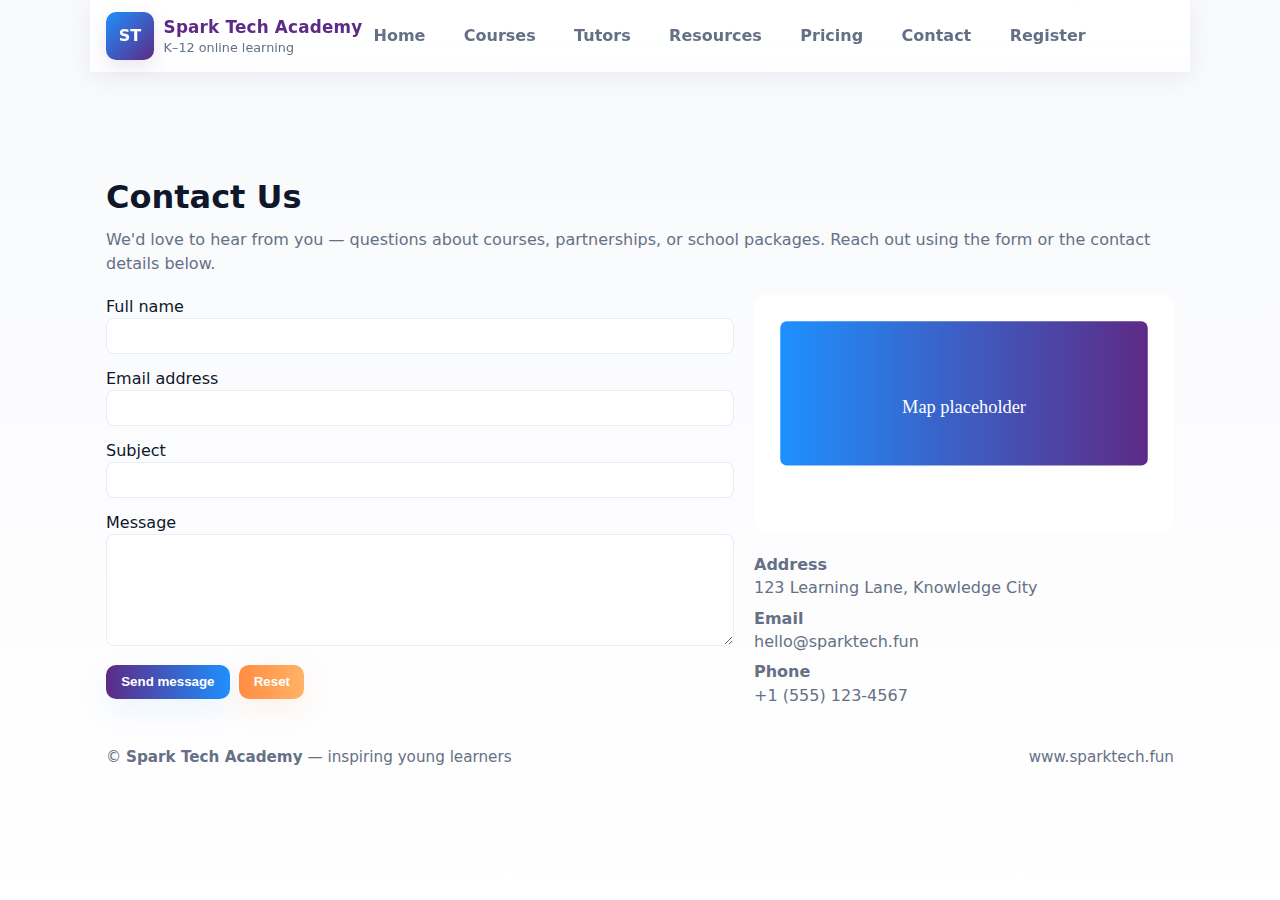
<file: Contact.html>
<!doctype html>
<html lang="en">
<head>
    <meta charset="utf-8">
    <meta name="viewport" content="width=device-width, initial-scale=1">
    <title>Contact — Spark Tech Academy</title>
    <link rel="stylesheet" href="Css Style/style.css">
</head>
<body>
    <header class="container">
        <nav class="navbar">
            <div class="brand">
                <div class="logo-mark">ST</div>
                <div>
                    <h1>Spark Tech Academy</h1>
                    <div style="font-size:.8rem;color:var(--muted)">K–12 online learning</div>
                </div>
            </div>

            <div style="display:flex;align-items:center;gap:1rem">
                <button class="hamburger" aria-label="Open menu" id="hamburger">
                    <span class="line"></span>
                    <span class="line"></span>
                    <span class="line"></span>
                </button>

                <div class="nav-links" id="navLinks">
                    <a href="index.html">Home</a>
                    <a href="Courses.html">Courses</a>
                    <a href="Tutors.html">Tutors</a>
                    <a href="Resources.html">Resources</a>
                    <a href="Pricing.html">Pricing</a>
                    <a href="Contact.html" class="active">Contact</a>
                    <a href="https://paystack.shop/pay/sparktech" " target="_blank" rel=" class="btn-register">Register</a>
                </div>
            </div>
        </nav>
    </header>

    <main class="container">
        <section class="contact-hero" style="padding-top: calc(var(--header-height) + 18px); padding-bottom:2rem;">
            <h2>Contact Us</h2>
            <p class="lead">We'd love to hear from you — questions about courses, partnerships, or school packages. Reach out using the form or the contact details below.</p>

            <div class="contact-grid" style="display:grid;grid-template-columns:1fr 420px;gap:1.25rem;margin-top:1rem;">
                <form id="contactForm" class="contact-form">
                    <label>Full name<input type="text" name="name" required></label>
                    <label>Email address<input type="email" name="email" required></label>
                    <label>Subject<input type="text" name="subject" required></label>
                    <label>Message<textarea name="message" rows="6" required></textarea></label>
                    <div style="display:flex;gap:.6rem"><button type="submit" class="btn-primary">Send message</button><button type="reset" class="btn-register">Reset</button></div>
                </form>

                <aside class="contact-info">
                    <img src="assets/map-placeholder.svg" alt="Map" style="width:100%;border-radius:10px;">
                    <div style="margin-top:1rem">
                        <p><strong>Address</strong><br>123 Learning Lane, Knowledge City</p>
                        <p><strong>Email</strong><br>hello@sparktech.fun</p>
                        <p><strong>Phone</strong><br>+1 (555) 123-4567</p>
                    </div>
                </aside>
            </div>

        </section>
    </main>

    <footer class="container">
        <div style="display:flex;justify-content:space-between;align-items:center;gap:1rem;flex-wrap:wrap">
            <div>&copy; <strong>Spark Tech Academy</strong> — inspiring young learners</div>
            <div style="color:var(--muted)">www.sparktech.fun</div>
        </div>
    </footer>

    <script>
        const hamburger = document.getElementById('hamburger');
        const navLinks = document.getElementById('navLinks');
        if (hamburger) hamburger.addEventListener('click', () => navLinks.classList.toggle('open'));

        // simple client-only contact form handler
        document.getElementById('contactForm').addEventListener('submit', function(e){
            e.preventDefault();
            alert('Message sent. We will get back to you via email.');
            this.reset();
        });
    </script>
</body>
</html>
</file>
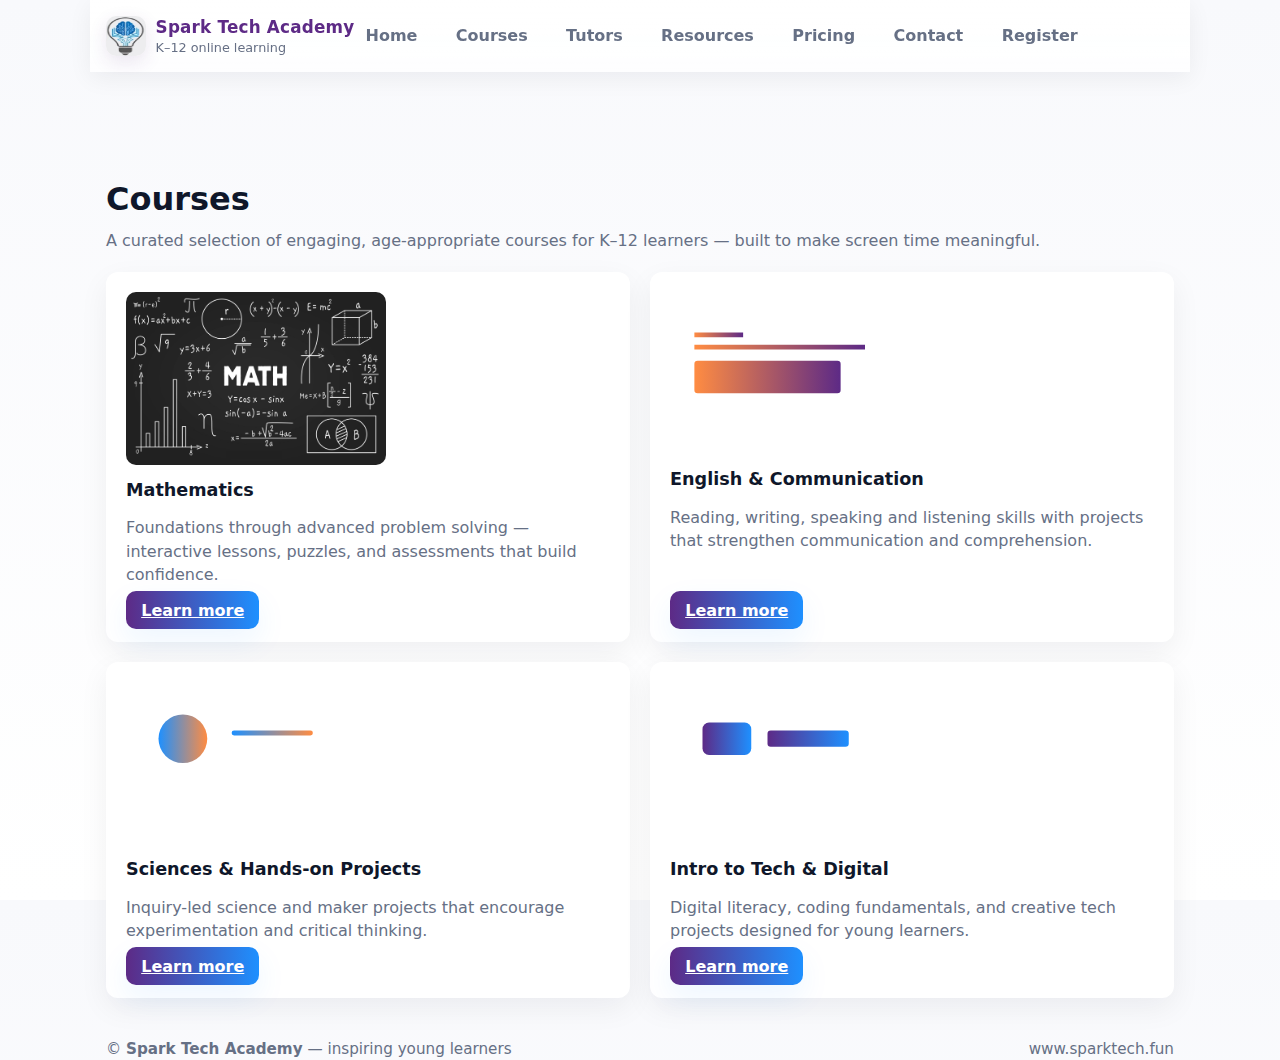
<file: Courses.html>
<!doctype html>
<html lang="en">
<head>
    <meta charset="utf-8">
    <meta name="viewport" content="width=device-width, initial-scale=1">
    <title>Courses — Spark Tech Academy</title>
    <link rel="stylesheet" href="Css Style/style.css">
</head>
<body>
    <header class="container">
        <nav class="navbar">
            <div class="brand">
               <img src="images/spark logo.jpg" alt="Spark Tech Academy Logo" class="logo-mark" style="width:40px;height:40px;">
                <div>
                    <h1>Spark Tech Academy</h1>
                    <div style="font-size:.8rem;color:var(--muted)">K–12 online learning</div>
                </div>
            </div>

            <div style="display:flex;align-items:center;gap:1rem">
                <button class="hamburger" aria-label="Open menu" id="hamburger">
                    <span class="line"></span>
                    <span class="line"></span>
                    <span class="line"></span>
                </button>

                <div class="nav-links" id="navLinks">
                    <a href="index.html">Home</a>
                    <a href="Courses.html" class="active">Courses</a>
                      <a href="Tutors.html">Tutors</a>
                      <a href="Resources.html">Resources</a>
                    <a href="Pricing.html">Pricing</a>
                    <a href="Contact.html">Contact</a>
                      <a href="https://paystack.shop/pay/sparktech" " target="_blank" rel=" class="btn-register">Register</a>
                </div>
            </div>
        </nav>
    </header>

    <main class="container">
        <section class="courses-hero" style="padding-top: calc(var(--header-height) + 20px);">
            <h2 style="margin-bottom:.4rem">Courses</h2>
            <p class="lead">A curated selection of engaging, age-appropriate courses for K–12 learners — built to make screen time meaningful.</p>

            <div class="courses-grid">
                <article class="course-card">
                    <img src="assets/math.jpg" alt="Mathematics" class="course-graphic">
                    <h3>Mathematics</h3>
                    <p>Foundations through advanced problem solving — interactive lessons, puzzles, and assessments that build confidence.</p>
                    <div class="card-actions"><a class="btn-primary" href="#">Learn more</a></div>
                </article>

                <article class="course-card">
                    <img src="assets/course-english.svg" alt="English and Communication" class="course-graphic">
                    <h3>English & Communication</h3>
                    <p>Reading, writing, speaking and listening skills with projects that strengthen communication and comprehension.</p>
                    <div class="card-actions"><a class="btn-primary" href="#">Learn more</a></div>
                </article>

                <article class="course-card">
                    <img src="assets/course-science.svg" alt="Sciences and Projects" class="course-graphic">
                    <h3>Sciences & Hands-on Projects</h3>
                    <p>Inquiry-led science and maker projects that encourage experimentation and critical thinking.</p>
                    <div class="card-actions"><a class="btn-primary" href="#">Learn more</a></div>
                </article>

                <article class="course-card">
                    <img src="assets/course-tech.svg" alt="Intro to Tech and Digital" class="course-graphic">
                    <h3>Intro to Tech & Digital</h3>
                    <p>Digital literacy, coding fundamentals, and creative tech projects designed for young learners.</p>
                    <div class="card-actions"><a class="btn-primary" href="#">Learn more</a></div>
                </article>
            </div>

        </section>
    </main>

    <footer class="container">
        <div style="display:flex;justify-content:space-between;align-items:center;gap:1rem;flex-wrap:wrap">
            <div>&copy; <strong>Spark Tech Academy</strong> — inspiring young learners</div>
            <div style="color:var(--muted)">www.sparktech.fun</div>
        </div>
    </footer>

    <script>
        // Mobile menu toggle (reuse behavior)
        const hamburger = document.getElementById('hamburger');
        const navLinks = document.getElementById('navLinks');
        if (hamburger) hamburger.addEventListener('click', () => navLinks.classList.toggle('open'));
    </script>
</body>
</html>
</file>
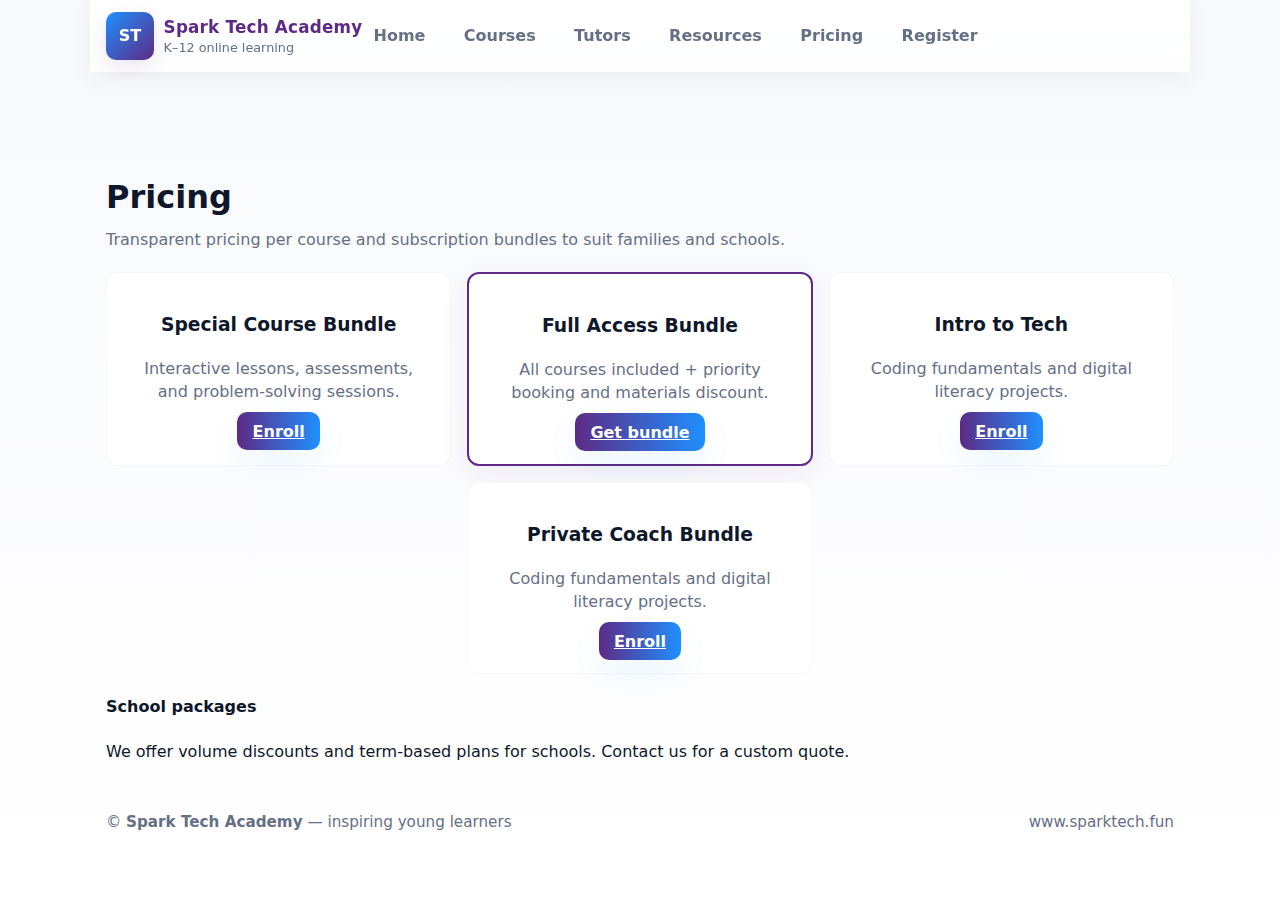
<file: Pricing.html>
<!doctype html>
<html lang="en">
<head>
    <meta charset="utf-8">
    <meta name="viewport" content="width=device-width, initial-scale=1">
    <title>Pricing — Spark Tech Academy</title>
    <link rel="stylesheet" href="Css Style/style.css">
</head>
<body>
    <header class="container">
        <nav class="navbar">
            <div class="brand">
                <div class="logo-mark">ST</div>
                <div>
                    <h1>Spark Tech Academy</h1>
                    <div style="font-size:.8rem;color:var(--muted)">K–12 online learning</div>
                </div>
            </div>

            <div style="display:flex;align-items:center;gap:1rem">
                <button class="hamburger" aria-label="Open menu" id="hamburger">
                    <span class="line"></span>
                    <span class="line"></span>
                    <span class="line"></span>
                </button>

                <div class="nav-links" id="navLinks">
                    <a href="index.html">Home</a>
                    <a href="Courses.html">Courses</a>
                    <a href="Tutors.html">Tutors</a>
                    <a href="Resources.html">Resources</a>
                    <a href="Pricing.html" class="active">Pricing</a>
                    <a href="https://paystack.shop/pay/sparktech" " target="_blank" rel=" class="btn-register">Register</a>
                </div>
            </div>
        </nav>
    </header>

    <main class="container">
        <section class="pricing-hero" style="padding-top: calc(var(--header-height) + 18px); padding-bottom:2rem;">
            <h2>Pricing</h2>
            <p class="lead">Transparent pricing per course and subscription bundles to suit families and schools.</p>

            <div class="pricing-grid" style="margin-top:1rem;">

                <div class="pricing-card">
                    <h3>Special Course Bundle</h3>
                    
                    <p class="muted">Interactive lessons, assessments, and problem-solving sessions.</p>
                    <div class="card-actions"><a class="btn-primary" href="https://paystack.shop/pay/sparktech" " target="_blank" rel=" class="btn-register">Enroll</a></div>
                </div>

                <div class="pricing-card featured">
                    <h3>Full Access Bundle</h3>
                    <p class="muted">All courses included + priority booking and materials discount.</p>
                    <div class="card-actions"><a class="btn-primary" href="https://paystack.shop/pay/6em77gjr6g" " target="_blank" rel=" class="btn-register">Get bundle</a></div>
                </div>

                <div class="pricing-card">
                    <h3>Intro to Tech</h3>
                    <p class="muted">Coding fundamentals and digital literacy projects.</p>
                    <div class="card-actions"><a class="btn-primary" href="https://paystack.shop/pay/pbcouz1oqj" " target="_blank" rel=" class="btn-register">Enroll</a></div>
                </div>

                 <div >
                    
                </div>
                 <div class="pricing-card">
                    <h3>Private Coach Bundle</h3>
                    <p class="muted">Coding fundamentals and digital literacy projects.</p>
                    <div class="card-actions"><a class="btn-primary" href="https://paystack.shop/pay/ncszmrye2v" " target="_blank" rel=" class="btn-register">Enroll</a></div>
                </div>
              
                </div>

            </div>

            <div style="margin-top:1.25rem;">
                <h4>School packages</h4>
                <p class="muted">We offer volume discounts and term-based plans for schools. Contact us for a custom quote.</p>
            </div>

        </section>
    </main>

    <footer class="container">
        <div style="display:flex;justify-content:space-between;align-items:center;gap:1rem;flex-wrap:wrap">
            <div>&copy; <strong>Spark Tech Academy</strong> — inspiring young learners</div>
            <div style="color:var(--muted)">www.sparktech.fun</div>
        </div>
    </footer>

    <script>
        const hamburger = document.getElementById('hamburger');
        const navLinks = document.getElementById('navLinks');
        if (hamburger) hamburger.addEventListener('click', () => navLinks.classList.toggle('open'));
    </script>
</body>
</html>
</file>
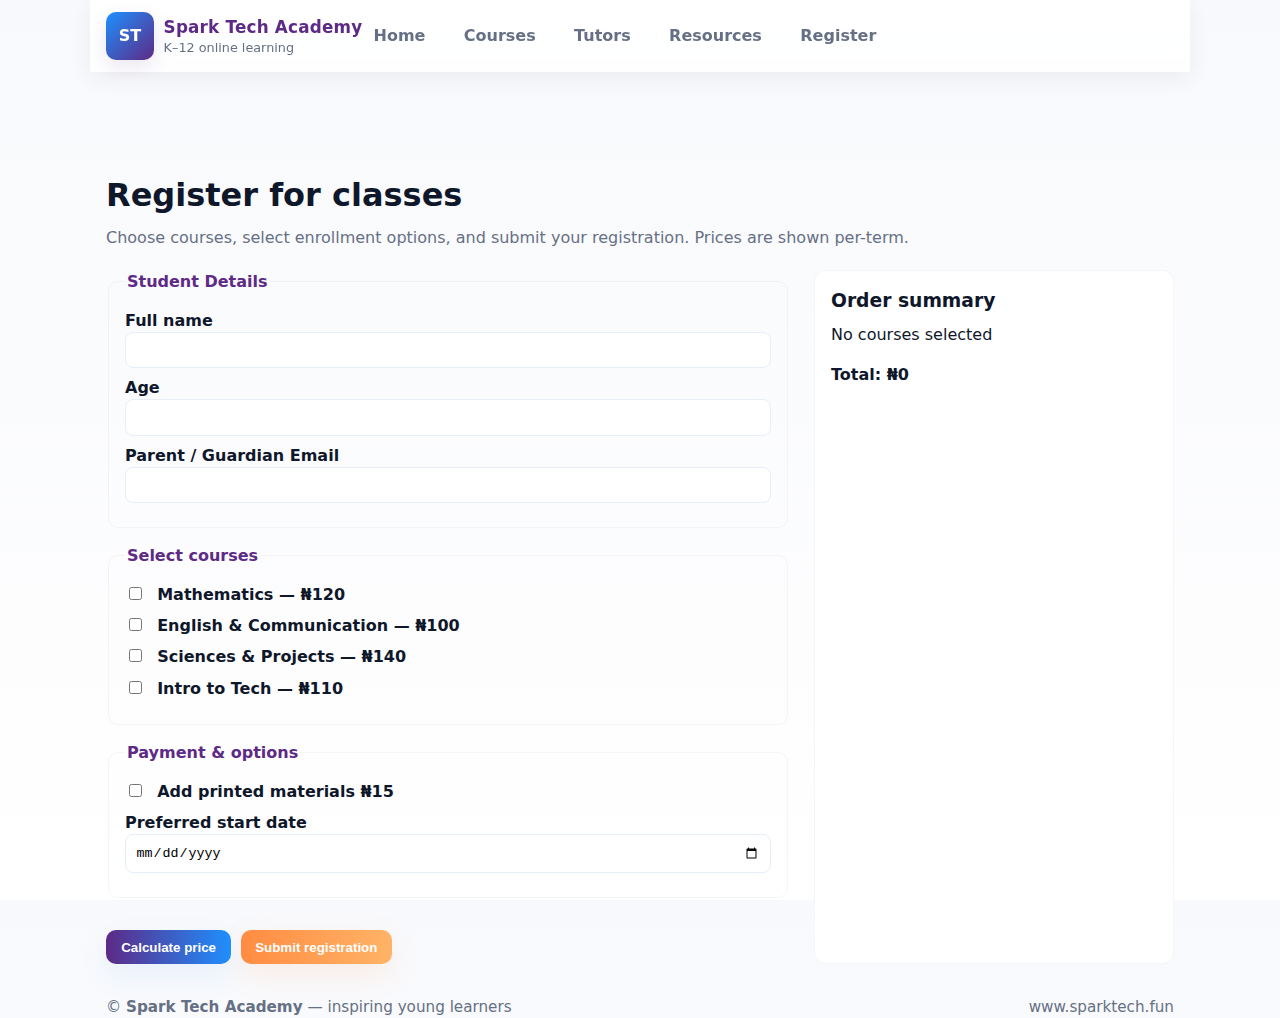
<file: Register.html>
<!doctype html>
<html lang="en">
<head>
    <meta charset="utf-8">
    <meta name="viewport" content="width=device-width, initial-scale=1">
    <title>Register — Spark Tech Academy</title>
    <link rel="stylesheet" href="Css Style/style.css">
</head>
<body>
    <header class="container">
        <nav class="navbar">
            <div class="brand">
                <div class="logo-mark">ST</div>
                <div>
                    <h1>Spark Tech Academy</h1>
                    <div style="font-size:.8rem;color:var(--muted)">K–12 online learning</div>
                </div>
            </div>

            <div style="display:flex;align-items:center;gap:1rem">
                <button class="hamburger" aria-label="Open menu" id="hamburger">
                    <span class="line"></span>
                    <span class="line"></span>
                    <span class="line"></span>
                </button>

                <div class="nav-links" id="navLinks">
                    <a href="index.html">Home</a>
                    <a href="Courses.html">Courses</a>
                    <a href="Tutors.html">Tutors</a>
                    <a href="Resources.html">Resources</a>
                    <a href="Register.html" class="active">Register</a>
                </div>
            </div>
        </nav>
    </header>

    <main class="container">
        <section class="register-hero" style="padding-top: calc(var(--header-height) + 16px); padding-bottom:2rem;">
            <h2>Register for classes</h2>
            <p class="lead">Choose courses, select enrollment options, and submit your registration. Prices are shown per-term.</p>

            <div class="register-layout" style="display:grid;grid-template-columns:1fr 360px;gap:1.5rem;margin-top:1rem;">
                <form id="registerForm" class="course-form">
                    <fieldset>
                        <legend>Student Details</legend>
                        <label>Full name<input type="text" name="name" required></label>
                        <label>Age<input type="number" name="age" min="4" max="18" required></label>
                        <label>Parent / Guardian Email<input type="email" name="email" required></label>
                    </fieldset>

                    <fieldset>
                        <legend>Select courses</legend>
                        <label class="checkbox"><input type="checkbox" name="courses" value="math" data-price="120"> Mathematics — &#8358;120</label>
                        <label class="checkbox"><input type="checkbox" name="courses" value="english" data-price="100"> English & Communication — &#8358;100</label>
                        <label class="checkbox"><input type="checkbox" name="courses" value="science" data-price="140"> Sciences & Projects — &#8358;140</label>
                        <label class="checkbox"><input type="checkbox" name="courses" value="tech" data-price="110"> Intro to Tech — &#8358;110</label>
                    </fieldset>

                    <fieldset>
                        <legend>Payment & options</legend>
                        <label class="checkbox small"><input type="checkbox" id="materials" data-price="15"> Add printed materials &#8358;15</label>
                        <label>Preferred start date<input type="date" name="start" required></label>
                    </fieldset>

                    <div style="display:flex;gap:.6rem;margin-top:1rem;">
                        <button type="button" id="calc" class="btn-primary">Calculate price</button>
                        <button type="submit" class="btn-register">Submit registration</button>
                    </div>
                </form>

                <aside class="summary-card">
                    <h3>Order summary</h3>
                    <div id="summaryList">No courses selected</div>
                    <div style="margin-top:1rem;font-weight:700">Total: &#8358;<span id="total">0</span></div>
                </aside>
            </div>
        </section>
    </main>

    <footer class="container">
        <div style="display:flex;justify-content:space-between;align-items:center;gap:1rem;flex-wrap:wrap">
            <div>&copy; <strong>Spark Tech Academy</strong> — inspiring young learners</div>
            <div style="color:var(--muted)">www.sparktech.fun</div>
        </div>
    </footer>

    <script>
        // Mobile menu reuse
        const hamburger = document.getElementById('hamburger');
        const navLinks = document.getElementById('navLinks');
        if (hamburger) hamburger.addEventListener('click', () => navLinks.classList.toggle('open'));

        // Price calculator + smooth scroll to summary
        function calculate(){
            const checked = Array.from(document.querySelectorAll('input[name="courses"]:checked'));
            const materialsEl = document.getElementById('materials');
            const materials = materialsEl ? materialsEl.checked : false;
            const summary = document.getElementById('summaryList');
            const totalEl = document.getElementById('total');

            // build summary
            let total = 0;
            summary.innerHTML = '';
            if(checked.length === 0){
                summary.innerHTML = 'No courses selected';
            } else {
                checked.forEach(c=>{
                    const price = Number(c.dataset.price||0);
                    total += price;
                    const name = c.parentElement.textContent.trim();
                    const div = document.createElement('div'); div.textContent = name; summary.appendChild(div);
                });
            }

            if(materials){ total += Number(materialsEl.dataset.price||0); const d=document.createElement('div'); d.textContent='Printed materials — $15'; summary.appendChild(d); }
            totalEl.textContent = total;

            // scroll smoothly to the order summary (account for fixed header)
            const header = document.querySelector('header.container');
            let headerHeight = header ? header.offsetHeight : 0;
            if(!headerHeight){
                const hv = getComputedStyle(document.documentElement).getPropertyValue('--header-height') || '72';
                headerHeight = parseInt(hv,10) || 72;
            }

            const summaryCard = document.querySelector('.summary-card') || summary;
            if(summaryCard){
                const top = summaryCard.getBoundingClientRect().top + window.scrollY - headerHeight - 12;
                window.scrollTo({ top: Math.max(0, top), behavior: 'smooth' });
            }
        }
        document.getElementById('calc').addEventListener('click', calculate);

        // submit handler (no backend) — quick client-side success
        document.getElementById('registerForm').addEventListener('submit', function(e){
            e.preventDefault(); calculate(); alert('Registration submitted — total $' + document.getElementById('total').textContent + '\nWe will contact you via email.');
            this.reset(); document.getElementById('summaryList').textContent='No courses selected'; document.getElementById('total').textContent='0';
        });
    </script>
</body>
</html>
</file>
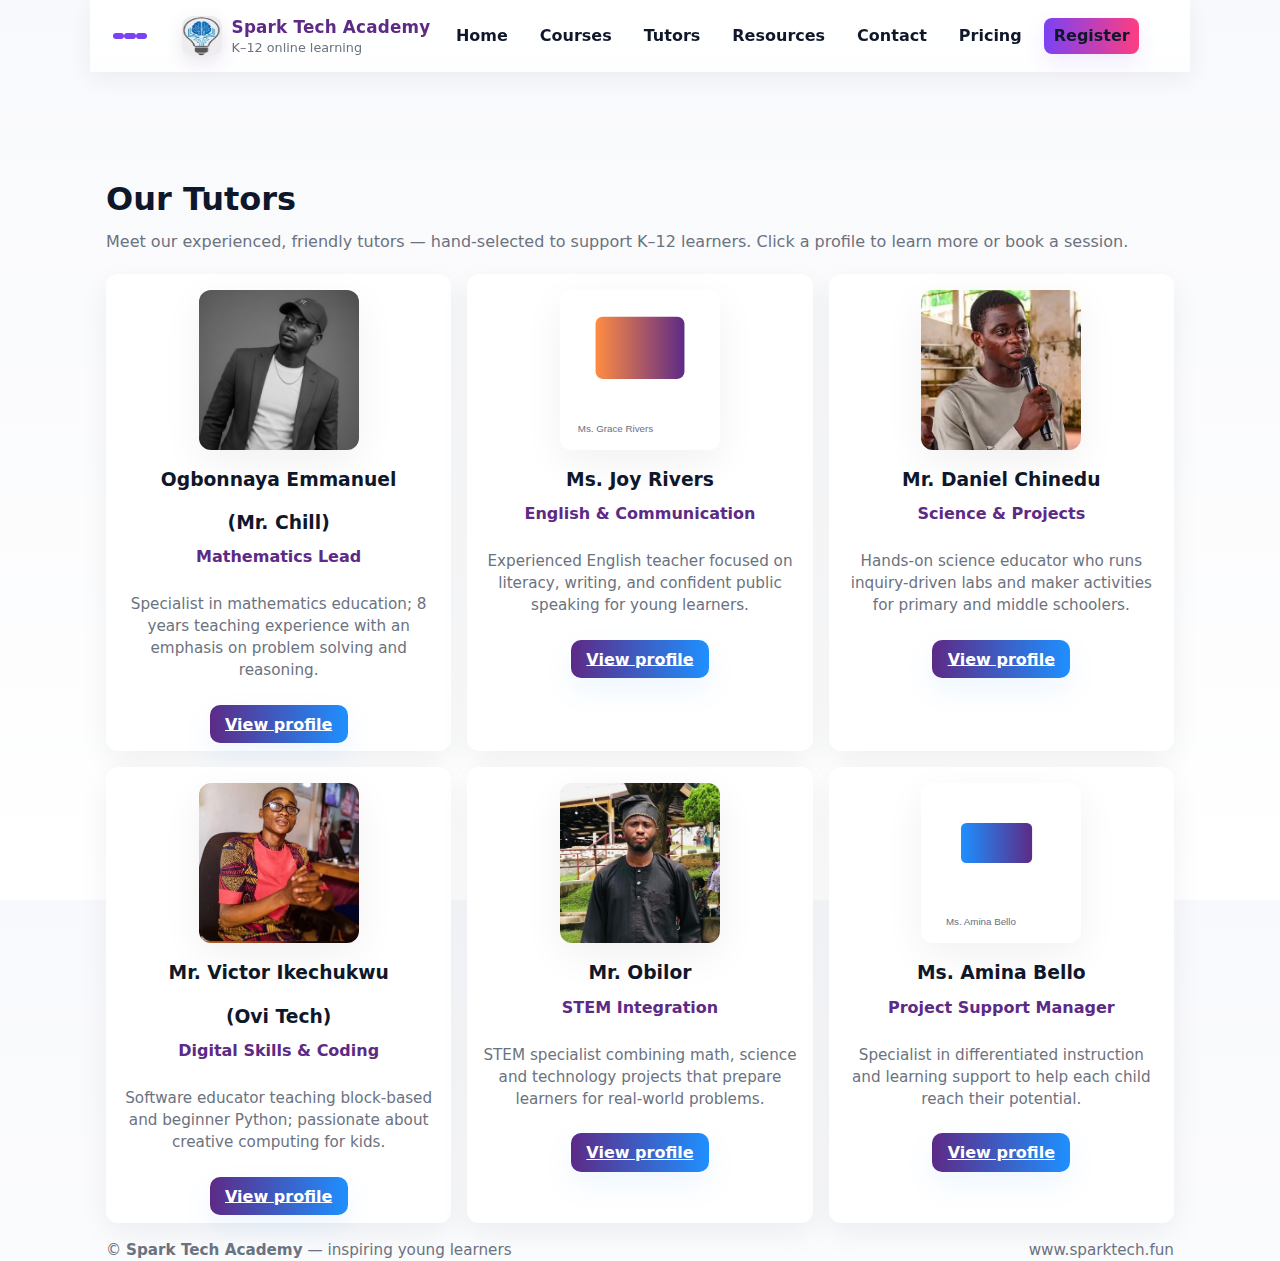
<file: Tutors.html>
<!doctype html>
<html lang="en">
<head>
    <meta charset="utf-8">
    <meta name="viewport" content="width=device-width, initial-scale=1">
    <title>Tutors — Spark Tech Academy</title>
    <link rel="stylesheet" href="Css Style/style.css">
     <!-- Responsive header / hamburger styles -->
        <style>
      :root{
        --accent-1: #7a42f4;       /* purple */
        --accent-2: #ff3d81;       /* pink */
        --nav-bg: rgba(255,255,255,0.96);
        --nav-shadow: rgba(15,15,30,0.12);
        --muted: #6b7280;
        --header-height: 72px;
      }

      /* Basic header/nav layout */
      .navbar { display:flex; align-items:center; justify-content:space-between; gap:1rem; padding:0.6rem 0; position:relative; z-index:1100; }
      .brand { display:flex; gap:.6rem; align-items:center; }
      .brand h1 { margin:0; font-size:1.05rem; letter-spacing:0.2px; }

      /* Desktop links */
      .nav-links { display:flex; gap:0.8rem; align-items:center; /* ensure menu sits above overlay */ z-index:1210; }
      .nav-links a { color:inherit; text-decoration:none; padding:.4rem .6rem; border-radius:8px; font-weight:600; transition: background .14s ease, color .14s ease; }
      .nav-links a:hover, .nav-links a:focus { background: linear-gradient(90deg,var(--accent-1),var(--accent-2)); color: #fff; outline: none; box-shadow: 0 8px 24px rgba(122,66,244,0.12); }

     /* Inactive / current page link */
     .nav-links a.inactive {
       color: var(--muted);
       background: transparent;
       pointer-events: none; /* makes it non-clickable */
       cursor: default;
       opacity: 0.9;
       box-shadow: none;
       font-weight:700;
     }
     .nav-links a.inactive:hover,
     .nav-links a.inactive:focus {
       background: transparent;
       color: var(--muted);
       outline: none;
     }

      .btn-register {
        background: linear-gradient(90deg,var(--accent-1),var(--accent-2));
        color:#fff;
        padding:.45rem .85rem;
        border-radius:10px;
        font-weight:800;
        text-decoration:none;
        box-shadow: 0 8px 20px rgba(122,66,244,0.10);
      }
      .btn-register:hover, .btn-register:focus { transform: translateY(-1px); }

      /* Hamburger — visible on all sizes, thicker/triple lines and larger spacing */
      .hamburger {
        display: inline-flex;             /* now visible always */
        align-items: center;
        justify-content: center;
        width:48px;
        height:48px;
        border-radius:10px;
        background: transparent;
        border: 1px solid transparent;
        cursor:pointer;
        color:var(--accent-1);
        margin-right: 0.75rem;            /* spacing from brand when placed left */
      }
      .hamburger:focus { outline: 3px solid rgba(122,66,244,0.14); outline-offset:3px; border-color: rgba(122,66,244,0.08); }
      .hamburger .line {
        display:block;
        width:28px;
        height:6px;                        /* tripled from 2px */
        margin:6px 0;                      /* larger gap to match thicker lines */
        background: currentColor;
        border-radius:3px;
        transition: transform .25s cubic-bezier(.2,.9,.2,1), opacity .18s ease;
      }

      /* Mobile layout: menu hidden by default; overlay applied when open */
      @media (max-width: 900px) {
        /* Use a compact column menu anchored top-right */
        .nav-links {
          position: fixed;
          top: calc(var(--header-height) + 12px);
          right: 12px;
          display:flex;
          flex-direction:column;
          gap: .5rem;
          padding: .85rem;
          min-width: 220px;
          background: var(--nav-bg);
          border-radius:12px;
          box-shadow: 0 18px 40px var(--nav-shadow);
          transform-origin: top right;
          opacity: 0;
          pointer-events: none;
          transform: translateY(-8px) scale(.98);
          transition: opacity .18s ease, transform .18s ease;
          z-index:1250; /* ensure menu is above page overlay */
        }

        .nav-links a { display:block; padding:.6rem .75rem; border-radius:8px; color: #111827; font-weight:700; }
        .nav-links .btn-register { width:100%; text-align:center; }

        .nav-links.open {
          opacity:1;
          transform: translateY(0) scale(1);
          pointer-events:auto;
        }

        /* hamburger -> X (adjusted distances for thicker lines) */
        .hamburger[aria-expanded="true"] .line:nth-child(1) { transform: translateY(12px) rotate(45deg); }
        .hamburger[aria-expanded="true"] .line:nth-child(2) { opacity: 0; transform: scaleX(.7); }
        .hamburger[aria-expanded="true"] .line:nth-child(3) { transform: translateY(-12px) rotate(-45deg); }

        /* Dim/backdrop when nav open using body class toggled by JS
           (removed body.nav-open::before here — backdrop handled by JS to keep menu on top) */
        /* body.nav-open::before { ... } */
      }

      /* Respect reduced motion */
      @media (prefers-reduced-motion: reduce) {
        .hamburger .line, .nav-links { transition: none !important; transform: none !important; }
      }
    </style>
</head>
<body>
    <header class="container">
        <nav class="navbar">
             <!-- moved hamburger to the left for all viewports -->
            <button class="hamburger" aria-label="Open menu" id="hamburger" aria-controls="navLinks" aria-expanded="false" aria-haspopup="true" type="button">
                <span class="line" aria-hidden="true"></span>
                <span class="line" aria-hidden="true"></span>
                <span class="line" aria-hidden="true"></span>
                <span class="sr-only" style="position:absolute;left:-9999px;top:auto;width:1px;height:1px;overflow:hidden;">Toggle navigation</span>
            </button>
            <div class="brand">
                <img src="images/spark logo.jpg" alt="Spark Tech Academy Logo" class="logo-mark" style="width:40px;height:40px;">
                <div>
                    <h1>Spark Tech Academy</h1>
                    <div style="font-size:.8rem;color:var(--muted)">K–12 online learning</div>
                </div>
            </div>

                <div class="nav-links" id="navLinks">
                    <a href="index.html">Home</a>
                    <a href="Courses.html">Courses</a>
                    <a href="Tutors.html" class="active">Tutors</a>
                      <a href="Resources.html">Resources</a>
                    <a href="Contact.html">Contact</a>
                       <a href="Pricing.html">Pricing</a>
                      <a href="Pricing.html" class="btn-register">Register</a>
                </div>
            </div>
        </nav>
    </header>

    <main class="container">
        <section class="tutors-hero" style="padding-top: calc(var(--header-height) + 20px); padding-bottom:1rem;">
            <h2>Our Tutors</h2>
            <p class="lead">Meet our experienced, friendly tutors — hand-selected to support K–12 learners. Click a profile to learn more or book a session.</p>

            <div class="tutors-grid">
                <!-- Six tutor cards -->
                <article class="tutor-card">
                    <img src="assets/emma.jpg" alt="Tutor A" class="tutor-photo">
                    <h3>Ogbonnaya Emmanuel </h3>
                    <h3>(Mr. Chill)</h3>
                    <p class="role">Mathematics Lead</p>
                    <p class="bio">Specialist in mathematics education; 8 years teaching experience with an emphasis on problem solving and reasoning.</p>
                    <div class="card-actions"><a class="btn-primary" href="#">View profile</a></div>
                </article>

                <article class="tutor-card">
                    <img src="assets/tutor-2.svg" alt="Tutor B" class="tutor-photo">
                    <h3>Ms. Joy Rivers</h3>
                    <p class="role">English & Communication</p>
                    <p class="bio">Experienced English teacher focused on literacy, writing, and confident public speaking for young learners.</p>
                    <div class="card-actions"><a class="btn-primary" href="#">View profile</a></div>
                </article>

                <article class="tutor-card">
                    <img src="assets/dan.jpg" alt="Tutor C" class="tutor-photo">
                    <h3>Mr. Daniel Chinedu</h3>
                    <p class="role">Science & Projects</p>
                    <p class="bio">Hands-on science educator who runs inquiry-driven labs and maker activities for primary and middle schoolers.</p>
                    <div class="card-actions"><a class="btn-primary" href="#">View profile</a></div>
                </article>

                <article class="tutor-card">
                    <img src="assets/victor.png" alt="Tutor D" class="tutor-photo">
                    <h3>Mr. Victor Ikechukwu</h3>
                    <h3>(Ovi Tech)</h3>
                    <p class="role">Digital Skills & Coding</p>
                    <p class="bio">Software educator teaching block-based and beginner Python; passionate about creative computing for kids.</p>
                    <div class="card-actions"><a class="btn-primary" href="#">View profile</a></div>
                </article>

                <article class="tutor-card">
                    <img src="assets/Obilor.jpg" alt="Tutor E" class="tutor-photo">
                    <h3>Mr. Obilor </h3>
                    <p class="role">STEM Integration</p>
                    <p class="bio">STEM specialist combining math, science and technology projects that prepare learners for real-world problems.</p>
                    <div class="card-actions"><a class="btn-primary" href="#">View profile</a></div>
                </article>

                <article class="tutor-card">
                    <img src="assets/tutor-6.svg" alt="Tutor F" class="tutor-photo">
                    <h3>Ms. Amina Bello</h3>
                    <p class="role">Project Support Manager</p>
                    <p class="bio">Specialist in differentiated instruction and learning support to help each child reach their potential.</p>
                    <div class="card-actions"><a class="btn-primary" href="#">View profile</a></div>
                </article>

            </div>

        </section>
    </main>

    <footer class="container">
        <div style="display:flex;justify-content:space-between;align-items:center;gap:1rem;flex-wrap:wrap">
            <div>&copy; <strong>Spark Tech Academy</strong> — inspiring young learners</div>
            <div style="color:var(--muted)">www.sparktech.fun</div>
        </div>
    </footer>

    <script>
        const hamburger = document.getElementById('hamburger');
        const navLinks = document.getElementById('navLinks');
        if (hamburger) hamburger.addEventListener('click', () => navLinks.classList.toggle('open'));
    </script>
</body>
</html>
</file>
<file: Css Style/style.css>
:root{
  --purple: #5D2A86;
  --blue:   #1E90FF;
  --orange: #FF8C42;
  --bg: #f7f7fb;
  --card: #ffffff;
  --muted: #667085;
  --max-width: 1100px;
  --header-height: 72px;
  --glass: rgba(255,255,255,0.6);
}

*{box-sizing:border-box}
html,body{height:100%}
body{
  margin:0;
  font-family: Inter, system-ui, -apple-system, 'Segoe UI', Roboto, 'Helvetica Neue', Arial;
  background: linear-gradient(180deg,#f8f9fc 0%, #ffffff 100%);
  color:#0f172a;
  -webkit-font-smoothing:antialiased;
  -moz-osx-font-smoothing:grayscale;
  line-height:1.45;
}

.container{max-width:var(--max-width);margin:0 auto;padding:0 1rem}

/* Sticky header */
header.container{
  position:fixed;
  top:0;left:0;right:0;
  z-index:1000;
  background: linear-gradient(180deg, rgba(255,255,255,0.9), rgba(255,255,255,0.85));
  backdrop-filter: blur(6px);
  box-shadow: 0 6px 24px rgba(16,24,40,0.06);
  height:var(--header-height);
  display:flex;align-items:center;
  padding:0 1rem;
}

/* add top offset so main content isn't hidden behind the sticky header */
main.container{padding-top:calc(var(--header-height) + 8px)}

/* Navigation */
.navbar{display:flex;align-items:center;justify-content:space-between;padding:1rem 0}
.brand{display:flex;align-items:center;gap:.6rem}
.logo-mark{width:48px;height:48px;border-radius:10px;background:linear-gradient(135deg,var(--blue),var(--purple));display:flex;align-items:center;justify-content:center;color:white;font-weight:800;font-size:1rem;box-shadow:0 6px 18px rgba(93,42,134,0.12)}
.brand h1{font-size:1.05rem;margin:0;color:var(--purple);letter-spacing:0.2px}
.brand small{display:block;color:var(--muted);font-size:.78rem;margin-top:2px}

.nav-links{display:flex;gap:1rem;align-items:center}
.nav-links a{color:var(--muted);text-decoration:none;padding:.5rem .7rem;border-radius:8px;font-weight:600;transition:all .18s ease}
.nav-links a:hover{color:var(--purple);background:rgba(93,42,134,0.06);transform:translateY(-2px)}
.btn-register{background:linear-gradient(90deg,var(--orange),#ffb366);color:white;padding:.55rem .9rem;border:none;border-radius:10px;cursor:pointer;font-weight:700;box-shadow:0 10px 30px rgba(255,140,66,0.12)}

/* Mobile menu */
.hamburger{display:none;cursor:pointer;border:none;background:none;padding:.35rem}
.hamburger .line{width:22px;height:2px;background:var(--purple);margin:4px 0;border-radius:2px}

/* Hero */
.hero{display:grid;grid-template-columns:1fr 420px;gap:2rem;align-items:center;padding:2.5rem 0}
.hero-card{background:linear-gradient(180deg, rgba(93,42,134,0.03), rgba(30,144,255,0.02));padding:2.25rem;border-radius:16px;backdrop-filter: blur(4px);}
.eyebrow{color:var(--purple);font-weight:800;margin-bottom:.5rem;letter-spacing:0.6px}
h2{font-size:2rem;margin:.25rem 0 0.5rem}
p.lead{color:var(--muted);margin:0 0 1.25rem;font-size:1rem}
.actions{display:flex;gap:.75rem}
.btn-primary{background:linear-gradient(90deg,var(--purple),var(--blue));color:white;padding:.6rem .95rem;border-radius:10px;border:none;font-weight:800;cursor:pointer;box-shadow:0 12px 30px rgba(30,144,255,0.08)}

.hero-img{width:100%;max-width:420px;border-radius:12px;box-shadow:0 18px 60px rgba(16,24,40,0.08);display:block}

/* Spotlight: image left, text right */
.spotlight-section{padding:1.5rem 0}
.spotlight-grid{display:grid;grid-template-columns:420px 1fr;gap:2rem;align-items:center}
.spotlight-image{width:100%;max-width:420px;border-radius:14px;box-shadow:0 20px 60px rgba(16,24,40,0.08);overflow:hidden}
.spotlight-image img{display:block;width:100%;height:auto}
.spotlight-content h2{margin:0 0 .5rem;font-size:1.6rem;color:var(--purple)}
.spotlight-content p{color:var(--muted);margin:0 0 .8rem;line-height:1.6}
.spotlight-cta{display:inline-flex;align-items:center;gap:.6rem;padding:.6rem .95rem;border-radius:10px;background:linear-gradient(90deg,var(--purple),var(--blue));color:white;font-weight:800;text-decoration:none}
.spotlight-note{font-size:.95rem;color:var(--muted);margin-top:.5rem}

@media (max-width:980px){
  .spotlight-grid{grid-template-columns:1fr;gap:1rem}
  .spotlight-image{max-width:100%}
}


/* Cards for features */
.features{display:grid;grid-template-columns:repeat(3,1fr);gap:1rem;margin-top:1.6rem}
.feature{background:var(--card);padding:1rem;border-radius:12px;box-shadow:0 6px 22px rgba(16,24,40,0.06);}
.feature h3{margin:0 0 .5rem}
.feature p{margin:0;color:var(--muted);font-size:.95rem}

/* Responsive */
@media (max-width:900px){
  .hero{grid-template-columns:1fr;}
  .hero-img{max-width:100%;margin-top:1rem}
  .features{grid-template-columns:1fr 1fr}
}
@media (max-width:720px){
  .nav-links{position:fixed;right:0;top:var(--header-height);background:var(--card);padding:1rem;border-left:1px solid #eee;flex-direction:column;width:240px;height:calc(100vh - var(--header-height));transform:translateX(100%);transition:transform .22s ease-in-out;box-shadow:-12px 0 30px rgba(16,24,40,0.06);gap:.5rem}
  .nav-links.open{transform:translateX(0)}
  .hamburger{display:block}
  .features{grid-template-columns:1fr}
}

footer{padding:2rem 0;color:var(--muted);font-size:.95rem}

/* small polish */
a.btn-register{display:inline-block}
.btn-primary:active, .btn-register:active{transform:translateY(1px)}

/* Accessibility focus states */
a:focus, button:focus{outline:3px solid rgba(93,42,134,0.12);outline-offset:3px}

/* Contact page */
.contact-grid{display:grid;grid-template-columns:1fr 420px;gap:1.25rem}
.contact-form{display:flex;flex-direction:column;gap:.8rem}
.contact-form label{display:block}
.contact-form input[type="text"],.contact-form input[type="email"],.contact-form textarea{width:100%;padding:.6rem;border-radius:8px;border:1px solid #e6eef8}
.contact-info p{margin:.45rem 0;color:var(--muted)}

@media (max-width:900px){
  .contact-grid{grid-template-columns:1fr}
}


/* Pricing */
.pricing-grid{display:grid;grid-template-columns:repeat(3,1fr);gap:1rem}
.pricing-card{background:var(--card);padding:1.25rem;border-radius:12px;border:1px solid rgba(16,24,40,0.04);text-align:center}
.pricing-card.featured{border:2px solid var(--purple);box-shadow:0 10px 30px rgba(93,42,134,0.08)}
.pricing-card .price{font-size:1.6rem;font-weight:800;margin:.5rem 0}
.pricing-card .per{font-size:.9rem;font-weight:600;color:var(--muted)}
.pricing-card .muted{color:var(--muted)}

@media (max-width:900px){
  .pricing-grid{grid-template-columns:1fr}
}


/* Registration form styles */
.course-form{display:flex;flex-direction:column;gap:1rem}
.course-form fieldset{border:1px solid rgba(16,24,40,0.04);padding:1rem;border-radius:10px}
.course-form legend{font-weight:800;color:var(--purple)}
.course-form label{display:block;margin-bottom:.5rem;font-weight:600}
.course-form input[type="text"], .course-form input[type="email"], .course-form input[type="number"], .course-form input[type="date"]{width:100%;padding:.6rem;border-radius:8px;border:1px solid #e6eef8}
.checkbox input{margin-right:.6rem}
.checkbox.small{font-weight:600}
.summary-card{background:var(--card);padding:1rem;border-radius:12px;border:1px solid rgba(16,24,40,0.04)}
.summary-card h3{margin:0 0 .6rem}

@media (max-width:900px){
  .register-layout{grid-template-columns:1fr}
}


/* Resources page */
.resources-grid{display:grid;grid-template-columns:repeat(2,1fr);gap:1.25rem;margin-top:1.25rem}
.resource-card{background:var(--card);padding:1.25rem;border-radius:12px;box-shadow:0 10px 30px rgba(16,24,40,0.06);display:flex;flex-direction:column;gap:.6rem}
.resource-img{width:100%;max-width:320px;border-radius:10px;box-shadow:0 10px 30px rgba(16,24,40,0.06)}
.resource-card h3{margin:0}
.resource-card p{color:var(--muted)}

@media (max-width:900px){
  .resources-grid{grid-template-columns:1fr}
}


/* Tutors page */
.tutors-grid{display:grid;grid-template-columns:repeat(3,1fr);gap:1rem;margin-top:1.25rem}
.tutor-card{background:var(--card);padding:1rem;border-radius:12px;box-shadow:0 10px 30px rgba(16,24,40,0.06);display:flex;flex-direction:column;align-items:center;gap:.6rem;text-align:center}
.tutor-photo{width:160px;height:160px;border-radius:12px;object-fit:cover;box-shadow:0 12px 40px rgba(16,24,40,0.06)}
.tutor-card .role{color:var(--purple);font-weight:700;margin:0}
.tutor-card .bio{color:var(--muted);font-size:.95rem}
.tutor-card h3{margin:.4rem 0 0}
.tutor-card .card-actions{margin-top:6px}

@media (max-width:1100px){
  .tutors-grid{grid-template-columns:repeat(2,1fr)}
}
@media (max-width:720px){
  .tutors-grid{grid-template-columns:1fr}
}


/* Courses page styles */
.courses-hero{padding:2.5rem 0}
.courses-grid{display:grid;grid-template-columns:repeat(2,1fr);gap:1.25rem;margin-top:1.25rem}
.course-card{background:var(--card);padding:1.25rem;border-radius:12px;box-shadow:0 10px 30px rgba(16,24,40,0.06);display:flex;flex-direction:column;align-items:flex-start;gap:.8rem}
.course-graphic{width:100%;max-width:260px;border-radius:10px}
.course-card h3{margin:0;font-size:1.1rem}
.course-card p{margin:0;color:var(--muted)}
.card-actions{margin-top:auto}

@media (max-width:900px){
  .courses-grid{grid-template-columns:1fr}
}


/* Social buttons */
.social-bar{display:flex;gap:.75rem;align-items:center;justify-content:center;padding:1.25rem 0;margin-top:1.5rem}
.social-btn{display:inline-flex;align-items:center;gap:.6rem;padding:.6rem .9rem;border-radius:999px;background:var(--card);border:1px solid rgba(16,24,40,0.04);box-shadow:0 8px 28px rgba(16,24,40,0.05);text-decoration:none;color:var(--muted);font-weight:700;transition:transform .15s ease,box-shadow .15s ease,background .15s ease}
.social-btn svg{width:20px;height:20px;flex-shrink:0}
.social-btn:hover{transform:translateY(-4px);box-shadow:0 18px 50px rgba(16,24,40,0.08);color:var(--purple)}
.social-btn:focus{outline:3px solid rgba(93,42,134,0.12);outline-offset:3px}
.social-btn--whatsapp{background:linear-gradient(90deg,#25D366,#128C7E);color:white;border:0}
.social-btn--facebook{background:linear-gradient(90deg,#1877F2,#145dbf);color:white;border:0}
.social-btn--zoom{background:linear-gradient(90deg,#2D8CFF,#1a6fe0);color:white;border:0}
.social-btn--meet{background:linear-gradient(90deg,#34A853,#0f9d58);color:white;border:0}
.social-btn--gather{background:linear-gradient(90deg,#8E44AD,#6F2DA8);color:white;border:0}


@media (max-width:720px){
  .social-bar{flex-wrap:wrap;gap:.6rem;padding:1rem}
  .social-btn{flex:1;justify-content:center}
}

/* Google Classroom CTA */
.classroom-cta{display:flex;justify-content:center;margin:1.25rem 0}
.classroom-frame{display:flex;align-items:center;gap:1rem;padding:1rem 1.25rem;border-radius:14px;background:linear-gradient(180deg,#fff,#fbfbff);border:1px solid rgba(16,24,40,0.06);box-shadow:0 14px 40px rgba(16,24,40,0.06);max-width:880px;width:100%}
.classroom-cta .classroom-icon{width:68px;height:68px;border-radius:10px;display:flex;align-items:center;justify-content:center;background:linear-gradient(180deg,#3bb34a,#2a9f3a);box-shadow:inset 0 -6px 18px rgba(0,0,0,0.06)}
.classroom-cta h3{margin:0;font-size:1.15rem;color:var(--purple);letter-spacing:0.4px}
.classroom-cta p{margin:0;color:var(--muted)}
.classroom-cta .cta-button{margin-left:auto;background:linear-gradient(90deg,#4285F4,#2a5bd6);color:white;padding:.75rem 1.05rem;border-radius:10px;font-weight:800;border:0;cursor:pointer;display:inline-flex;align-items:center;gap:.6rem;text-decoration:none}
.classroom-cta .cta-button svg{width:20px;height:20px}
.classroom-frame:focus-within{outline:3px solid rgba(66,133,244,0.12);outline-offset:4px}

@media (max-width:900px){
  .classroom-frame{flex-direction:row;gap:.9rem;padding:.9rem}
  .classroom-cta .cta-button{margin-left:0}
}
@media (max-width:560px){
  .classroom-frame{flex-direction:column;align-items:stretch;gap:.7rem}
  .classroom-cta .cta-button{width:100%;justify-content:center}
  .classroom-cta .classroom-icon{width:56px;height:56px}
}

/* Best performer cards */
.performers-section{margin:1.5rem 0}
.performers-grid{display:grid;grid-template-columns:repeat(4,1fr);gap:1rem;margin-top:.9rem}
.performer-card{background:var(--card);padding:1rem;border-radius:12px;box-shadow:0 12px 30px rgba(16,24,40,0.06);text-align:center;display:flex;flex-direction:column;align-items:center;gap:.6rem}
.performer-photo{width:120px;height:120px;border-radius:12px;object-fit:cover;box-shadow:0 10px 30px rgba(16,24,40,0.06)}
.performer-card h4{margin:0;font-size:1rem}
.performer-card p{margin:0;color:var(--muted);font-size:.9rem}
.badge{background:linear-gradient(90deg,var(--purple),var(--blue));color:white;padding:.25rem .6rem;border-radius:999px;font-weight:800;font-size:.8rem}
.performers-section{
width: 100%;
  max-width: 1600px;
  
}
  

/* Something new today */
.new-today{margin:1.5rem 0}
.new-grid{display:grid;grid-template-columns:repeat(4,1fr);gap:1rem;margin-top:.9rem}
.new-card{background:linear-gradient(180deg,#fff,#fbfbff);padding:1rem;border-radius:12px;border:1px solid rgba(16,24,40,0.04);box-shadow:0 10px 30px rgba(16,24,40,0.04);display:flex;flex-direction:column;gap:.6rem}
.new-card img{width:100%;height:120px;object-fit:cover;border-radius:8px}
.new-card h4{margin:.1rem 0 0;font-size:1rem}
.new-card p{margin:0;color:var(--muted);font-size:.92rem}
.new-card .link{margin-top:auto;text-decoration:none;font-weight:800;color:var(--purple)}
.new-today{
width: 100%;
  max-width: 1600px;
  
}

/* Unlimited materials banner */
.unlimited-banner{display:flex;align-items:center;justify-content:space-between;gap:1rem;padding:1rem;border-radius:12px;background:linear-gradient(90deg,#fdf7ed,#fff8f0);border:1px solid rgba(255,140,66,0.08);box-shadow:0 16px 50px rgba(255,140,66,0.06);margin:1.25rem 0}
.unlimited-banner h3{margin:0;color:var(--purple)}
.unlimited-banner p{margin:0;color:var(--muted)}
.unlimited-banner .btn-cta{background:linear-gradient(90deg,var(--orange),#ffb366);color:white;padding:.6rem .95rem;border-radius:10px;border:0;font-weight:800;text-decoration:none}

@media (max-width:1100px){
  .performers-grid{grid-template-columns:repeat(2,1fr)}
  .new-grid{grid-template-columns:repeat(2,1fr)}
}
@media (max-width:720px){
  .performers-grid{grid-template-columns:1fr}
  .new-grid{grid-template-columns:1fr}
  .unlimited-banner{flex-direction:column;align-items:stretch}
}

/* Layout for new homepage sections — align with the container (left-aligned) */
.performers-section, .new-today, .classroom-cta, .social-bar {
  display:block;
  align-items:stretch;
}

.performers-section .performers-grid,
.new-today .new-grid {
  width:100%;
  /* keep grid full-width within the container; do not auto-center */
  justify-items:start;
  align-content:start;
}

.performer-card, .new-card{
  width:100%;
  max-width:260px; /* keep a readable max width for individual cards */
  margin:0; /* do not auto-center cards */
}

.unlimited-banner{
  width:100%;
  margin:1.25rem 0;
}

.classroom-cta{margin:1.25rem 0}
.classroom-cta .classroom-frame{max-width:880px;margin:0}

.social-bar{max-width:980px;margin:1.25rem 0}

@media (max-width:900px){
  .performer-card, .new-card{max-width:100%}
}

/* Center specific homepage sections: performers, new-today, and classroom CTA */
.performers-section, .new-today {
  text-align: center; /* center headings and inline content */
}
.performers-section .performers-grid,
.new-today .new-grid {
  justify-items: center; /* center grid children */
  max-width:1100px;
  margin:0 auto; /* center the grid block within the container */
}
.performer-card, .new-card{
  margin-left:auto;
  margin-right:auto;
}
.classroom-cta{display:flex;justify-content:center;margin:1.25rem 0}
.classroom-cta .classroom-frame{margin:0 auto}
</file>
